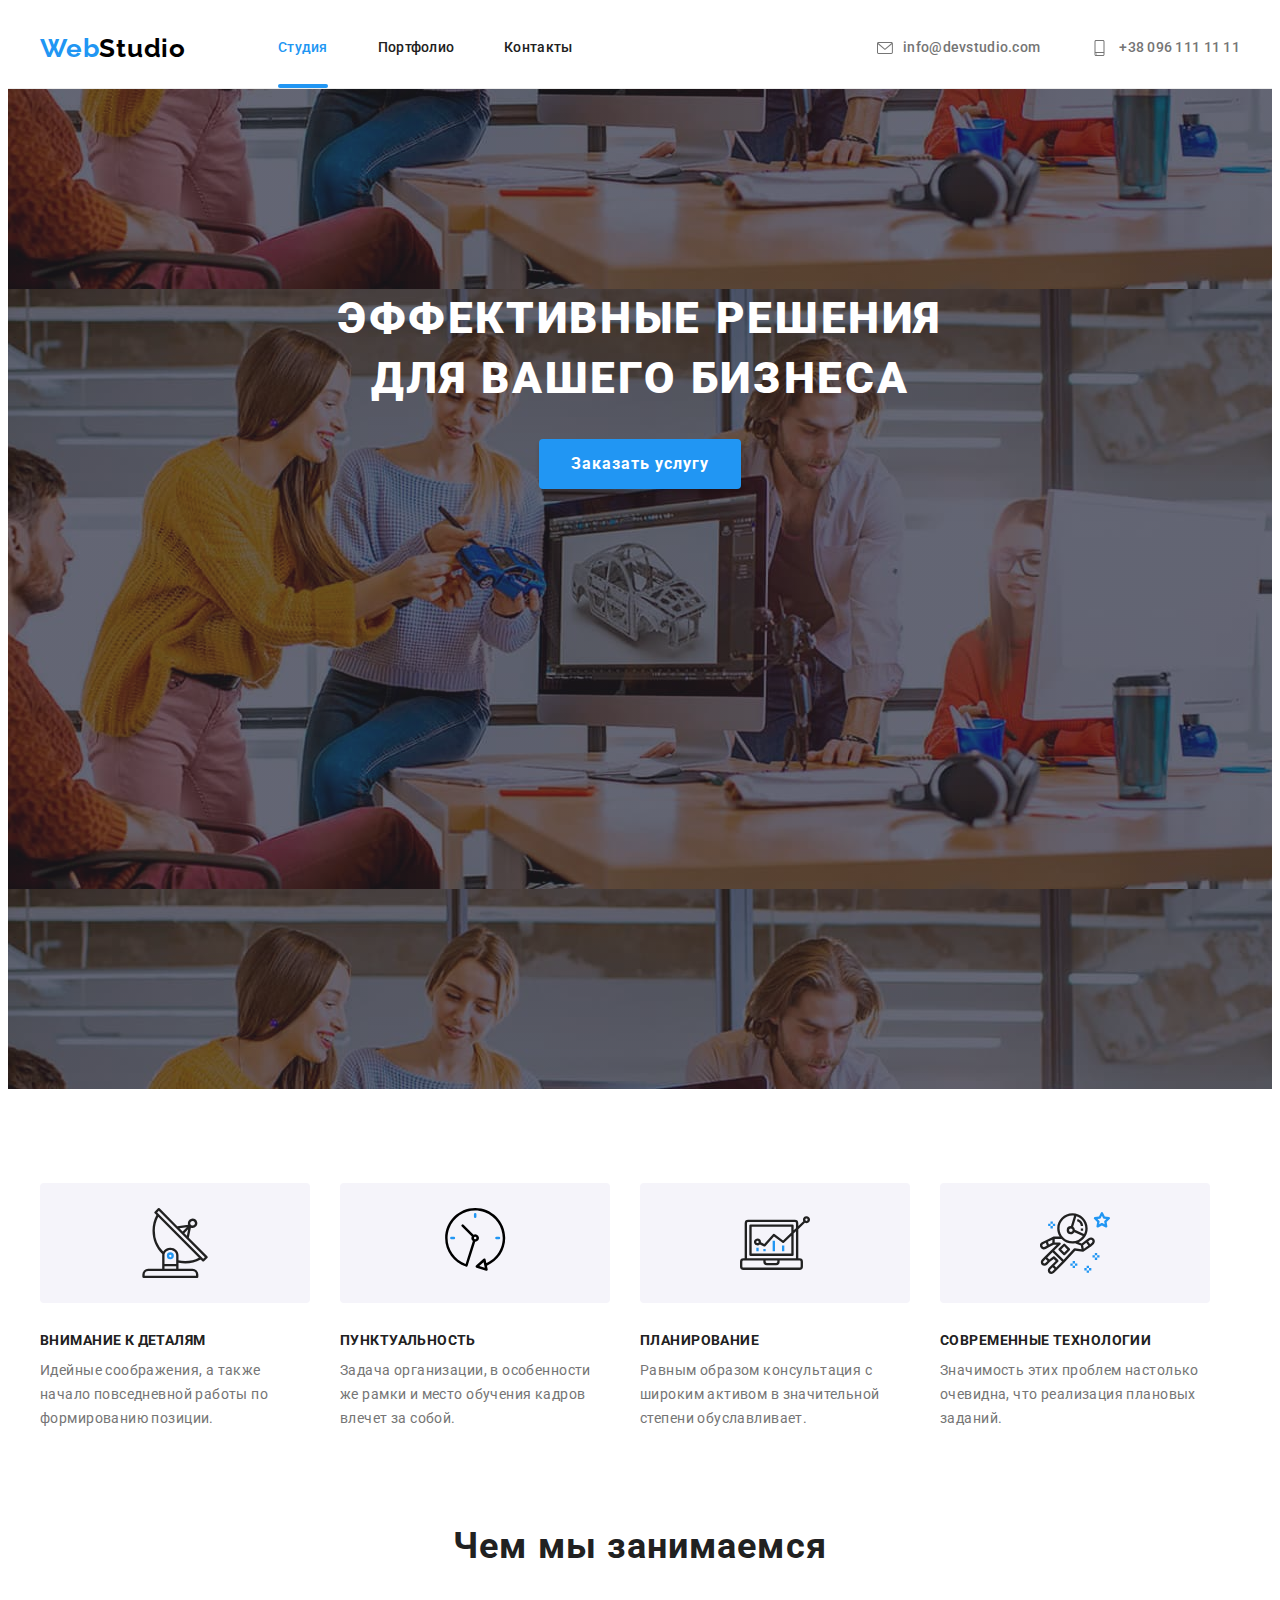
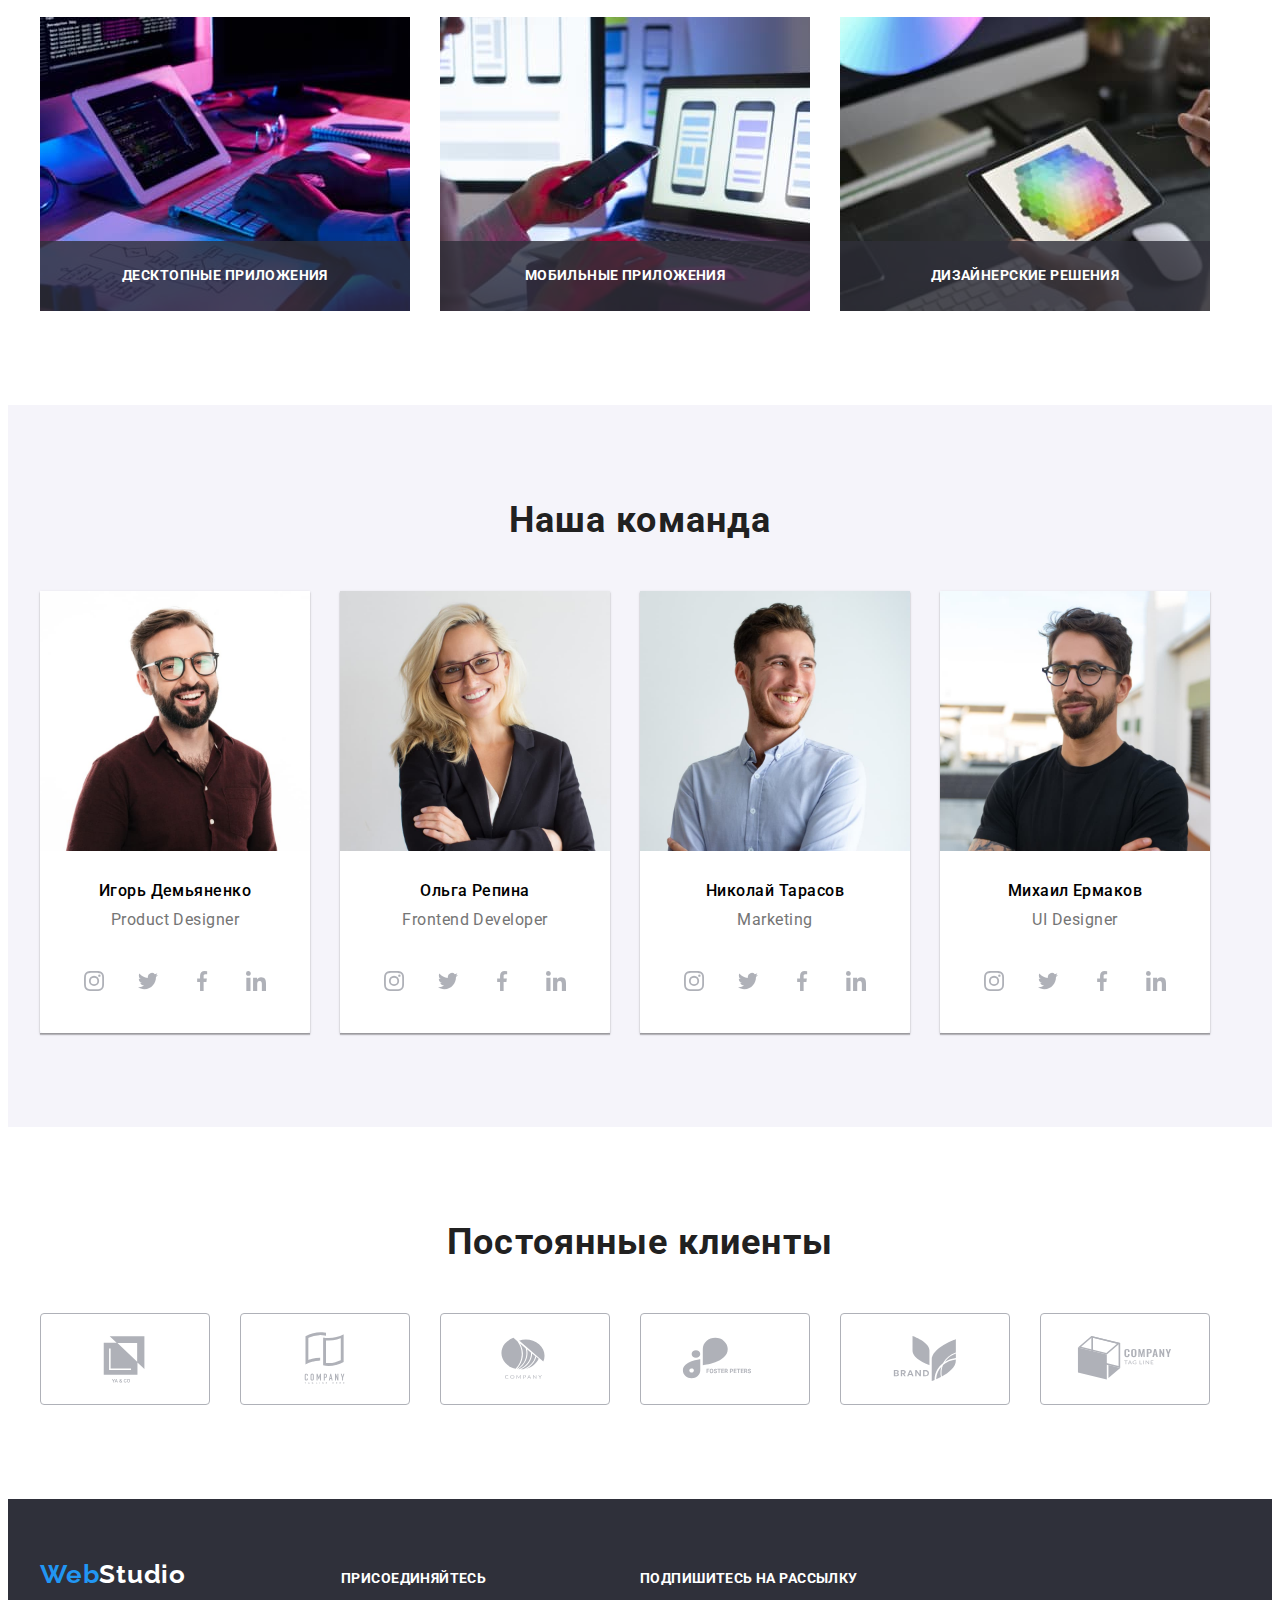
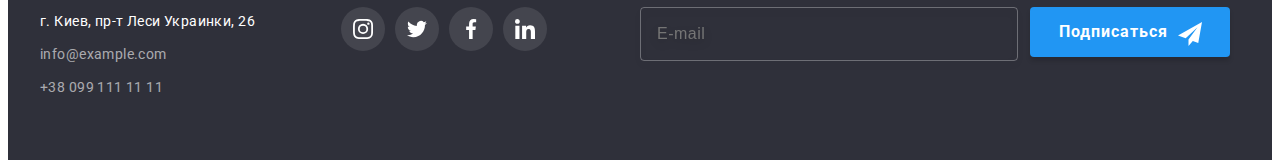
<file: index.html>
<!DOCTYPE html>
<html lang="ru">
  <head>
    <meta charset="UTF-8" />
    <meta http-equiv="X-UA-Compatible" content="IE=edge" />
    <meta name="viewport" content="width=device-width, initial-scale=1.0" />
    <title>Студия</title>
    <link rel="preconnect" href="https://fonts.googleapis.com" />
    <link rel="preconnect" href="https://fonts.gstatic.com" crossorigin />
    <link
      href="https://fonts.googleapis.com/css2?family=Raleway:wght@700&family=Roboto:wght@400;500;700;900&display=swap"
      rel="stylesheet"
    />
    <link
      rel="stylesheet"
      href="https://cdnjs.cloudflare.com/ajax/libs/modern-normalize/1.1.0/modern-normalize.min.css"
      integrity="sha512-wpPYUAdjBVSE4KJnH1VR1HeZfpl1ub8YT/NKx4PuQ5NmX2tKuGu6U/JRp5y+Y8XG2tV+wKQpNHVUX03MfMFn9Q=="
      crossorigin="anonymous"
      referrerpolicy="no-referrer"
    />
    <link rel="stylesheet" href="css/main.min.css" />
  </head>

  <body>
    <!-- header-->
    <header>
      <section class="header">
        <div class="container container-header">
          <a href="./index.html" class="logo header-logo">Web<span class="logo__item--dark">Studio</span></a>
          <nav class="navigavion">
            <ul class="menu-list list">
              <li class="menu-list__item studio">
                <a href="./index.html" class="menu-list__link current">Студия</a>
              </li>
              <li class="menu-list__item portfolio">
                <a href="./portfolio.html" class="menu-list__link">Портфолио</a>
              </li>
              <li class="menu-list__item contacts">
                <a href="./index.html" class="menu-list__link">Контакты</a>
              </li>
            </ul>
          </nav>
          <ul class="contacts list">
            <li class="contacts__item">
              <a href="mailto:info@devstudio.com" class="contacts__link">
                <svg class="contacts__icon" width="16" height="12">
                  <use href="./images/icons.svg#icon-envelope"></use></svg
                >info@devstudio.com</a
              >
            </li>
            <li class="contacts__item">
              <a href="tel:+380961111111" class="contacts__link">
                <svg class="contacts__icon" width="19" height="16">
                  <use href="./images/icons.svg#icon-smartphone"></use></svg
                >+38 096 111 11 11</a
              >
            </li>
          </ul>
        </div>
      </section>
    </header>
    <!--main content-->
    <main>
      <section class="hero">
        <div class="container">
          <h1 class="hero__title">Эффективные решения для вашего бизнеса</h1>
          <button type="button" class="hero__button main-button" data-modal-open>
            Заказать услугу
          </button>
        </div>
      </section>
      <section class="advantages section">
        <h2 class="visually-hidden">About us</h2>
        <div class="container">
          <ul class="advantages-list list">
            <li class="advantages-list__item">
              <div class="advantages-list__card">
                <svg class="advantages-list__icon" width="70" height="70">
                  <use href="./images/icons.svg#icon-antenna"></use>
                </svg>
              </div>
              <h3 class="advantages-list__title">Внимание к деталям</h3>
              <p class="advantages-list__description">
                Идейные соображения, а также начало повседневной работы по формированию позиции.
              </p>
            </li>
            <li class="advantages-list__item">
              <div class="advantages-list__card">
                <svg class="advantages-list__icon" width="70" height="70">
                  <use href="./images/icons.svg#icon-clock"></use>
                </svg>
              </div>
              <h3 class="advantages-list__title">Пунктуальность</h3>
              <p class="advantages-list__description">
                Задача организации, в особенности же рамки и место обучения кадров влечет за собой.
              </p>
            </li>
            <li class="advantages-list__item">
              <div class="advantages-list__card">
                <svg class="advantages-list__icon" width="70" height="70">
                  <use href="./images/icons.svg#icon-diagram"></use>
                </svg>
              </div>
              <h3 class="advantages-list__title">Планирование</h3>
              <p class="advantages-list__description">
                Равным образом консультация с широким активом в значительной степени обуславливает.
              </p>
            </li>
            <li class="advantages-list__item">
              <div class="advantages-list__card">
                <svg class="advantages-list__icon" width="70" height="70">
                  <use href="./images/icons.svg#icon-astronaut"></use>
                </svg>
              </div>
              <h3 class="advantages-list__title">Современные технологии</h3>
              <p class="advantages-list__description">
                Значимость этих проблем настолько очевидна, что реализация плановых заданий.
              </p>
            </li>
          </ul>
        </div>
      </section>
      <!-- Чем мы занимаемся section-->
      <section class="service section">
        <div class="container">
          <h2 class="service__title title">Чем мы занимаемся</h2>
          <ul class="service-list list">
            <li class="service-list__item">
              <a href=""
                ><img src="./images/box1.jpg" alt="IT пишет код" width="370" height="294"
              /></a>
              <div class="service-list__container">
                <h3 class="service-list__title">Десктопные приложения</h3>
              </div>
            </li>
            <li class="service-list__item">
              <a href=""
                ><img
                  src="./images/box2.jpg"
                  alt=" человек работает с телефоном и лептопом"
                  width="370"
                  height="294"
              /></a>
              <div class="service-list__container">
                <h3 class="service-list__title">Мобильные приложения</h3>
              </div>
            </li>
            <li class="service-list__item">
              <a href=""
                ><img
                  src="./images/box3.jpg"
                  alt="человек работает с планшетом"
                  width="370"
                  height="294"
              /></a>
              <div class="service-list__container">
                <h3 class="service-list__title">Дизайнерские решения</h3>
              </div>
            </li>
          </ul>
        </div>
      </section>

      <!--our team section-->
      <section class="team section">
        <div class="container">
          <h2 class="team__title title">Наша команда</h2>
          <ul class="member-list list">
            <li class="member-list__item">
              <img src="./images/img-1.jpg" alt="фото Ігоря" width="270" height="260" />
              <div class="member-list__container">
                <h3 class="member-list__title">Игорь Демьяненко</h3>
                <p class="member-list__description">Product Designer</p>
                <ul class="soc-networking list">
                  <li class="soc-networking__item">
                    <a href="" class="soc-networking__link soc-networking__link--light">
                      <svg class="soc-networking__icon" width="20" height="20">
                        <use href="./images/icons.svg#icon-instagram"></use>
                      </svg>
                    </a>
                  </li>
                  <li class="soc-networking__item">
                    <a href="" class="soc-networking__link">
                      <svg class="soc-networking__icon" width="20" height="20">
                        <use href="./images/icons.svg#icon-twitter"></use>
                      </svg>
                    </a>
                  </li>
                  <li class="soc-networking__item">
                    <a href="" class="soc-networking__link">
                      <svg class="soc-networking__icon" width="20" height="20">
                        <use href="./images/icons.svg#icon-facebook"></use>
                      </svg>
                    </a>
                  </li>
                  <li class="soc-networking__item">
                    <a href="" class="soc-networking__link">
                      <svg class="soc-networking__icon" width="20" height="20">
                        <use href="./images/icons.svg#icon-linkedin"></use>
                      </svg>
                    </a>
                  </li>
                </ul>
              </div>
            </li>
            <li class="member-list__item">
              <img src="./images/img-2.jpg" alt="фото Ольги" width="270" height="260" />
              <div class="member-list__container">
                <h3 class="member-list__title">Ольга Репина</h3>
                <p class="member-list__description">Frontend Developer</p>
                <ul class="soc-networking list">
                  <li class="soc-networking__item">
                    <a href="" class="soc-networking__link">
                      <svg class="soc-networking__icon" width="20" height="20">
                        <use href="./images/icons.svg#icon-instagram"></use>
                      </svg>
                    </a>
                  </li>
                  <li class="soc-networking__item">
                    <a href="" class="soc-networking__link">
                      <svg class="soc-networking__icon" width="20" height="20">
                        <use href="./images/icons.svg#icon-twitter"></use>
                      </svg>
                    </a>
                  </li>
                  <li class="soc-networking__item">
                    <a href="" class="soc-networking__link">
                      <svg class="soc-networking__icon" width="20" height="20">
                        <use href="./images/icons.svg#icon-facebook"></use>
                      </svg>
                    </a>
                  </li>
                  <li class="soc-networking__item">
                    <a href=" " class="soc-networking__link">
                      <svg class="soc-networking__icon" width="20" height="20">
                        <use href="./images/icons.svg#icon-linkedin"></use>
                      </svg>
                    </a>
                  </li>
                </ul>
              </div>
            </li>
            <li class="member-list__item">
              <img src="./images/img-3.jpg" alt="фото Николая" width="270" height="260" />
              <div class="member-list__container">
                <h3 class="member-list__title">Николай Тарасов</h3>
                <p class="member-list__description">Marketing</p>
                <ul class="soc-networking list">
                  <li class="soc-networking__item">
                    <a href="" class="soc-networking__link">
                      <svg class="soc-networking__icon" width="20" height="20">
                        <use href="./images/icons.svg#icon-instagram"></use>
                      </svg>
                    </a>
                  </li>
                  <li class="soc-networking__item">
                    <a href="" class="soc-networking__link">
                      <svg class="soc-networking__icon" width="20" height="20">
                        <use href="./images/icons.svg#icon-twitter"></use>
                      </svg>
                    </a>
                  </li>
                  <li class="soc-networking__item">
                    <a href="" class="soc-networking__link">
                      <svg class="soc-networking__icon" width="20" height="20">
                        <use href="./images/icons.svg#icon-facebook"></use>
                      </svg>
                    </a>
                  </li>
                  <li class="soc-networking__item">
                    <a href="" class="soc-networking__link">
                      <svg class="soc-networking__icon" width="20" height="20">
                        <use href="./images/icons.svg#icon-linkedin"></use>
                      </svg>
                    </a>
                  </li>
                </ul>
              </div>
            </li>
            <li class="member-list__item">
              <img src="./images/img-4.jpg" alt="фото Михаила " width="270" height="260" />
              <div class="member-list__container">
                <h3 class="member-list__title">Михаил Ермаков</h3>
                <p class="member-list__description">UI Designer</p>
                <ul class="soc-networking list">
                  <li class="soc-networking__item">
                    <a href="" class="soc-networking__link">
                      <svg class="soc-networking__icon" width="20" height="20">
                        <use href="./images/icons.svg#icon-instagram"></use>
                      </svg>
                    </a>
                  </li>
                  <li class="soc-networking__item">
                    <a href="" class="soc-networking__link">
                      <svg class="soc-networking__icon" width="20" height="20">
                        <use href="./images/icons.svg#icon-twitter"></use>
                      </svg>
                    </a>
                  </li>
                  <li class="soc-networking__item">
                    <a href="" class="soc-networking__link">
                      <svg class="soc-networking__icon" width="20" height="20">
                        <use href="./images/icons.svg#icon-facebook"></use>
                      </svg>
                    </a>
                  </li>
                  <li class="soc-networking__item">
                    <a href="" class="soc-networking__link">
                      <svg class="soc-networking__icon" width="20" height="20">
                        <use href="./images/icons.svg#icon-linkedin"></use>
                      </svg>
                    </a>
                  </li>
                </ul>
              </div>
            </li>
          </ul>
        </div>
      </section>

      <!-- section our clients -->
      <section class="clients section">
        <div class="container">
          <h2 class="clients__title title">Постоянные клиенты</h2>
          <ul class="client-list list">
            <li class="client-list__item">
              <a href="" class="client-list__link">
                <svg class="client-list__icon" width="106" height="60">
                  <use href="./images/icons.svg#icon-Logo"></use>
                </svg>
              </a>
            </li>
            <li class="client-list__item">
              <a href="" class="client-list__link">
                <svg class="client-list__icon" width="106" height="60">
                  <use href="./images/icons.svg#icon-Logo-2"></use>
                </svg>
              </a>
            </li>
            <li class="client-list__item">
              <a href="" class="client-list__link">
                <svg class="client-list__icon" width="106" height="60">
                  <use href="./images/icons.svg#icon-Logo-3"></use>
                </svg>
              </a>
            </li>
            <li class="client-list__item">
              <a href="" class="client-list__link">
                <svg class="client-list__icon" width="106" height="60">
                  <use href="./images/icons.svg#icon-Logo-4"></use>
                </svg>
              </a>
            </li>
            <li class="client-list__item">
              <a href="" class="client-list__link">
                <svg class="client-list__icon" width="106" height="60">
                  <use href="./images/icons.svg#icon-Logo-5"></use>
                </svg>
              </a>
            </li>
            <li class="client-list__item">
              <a href="" class="client-list__link">
                <svg class="client-list__icon" width="106" height="60">
                  <use href="./images/icons.svg#icon-Logo-6"></use>
                </svg>
              </a>
            </li>
          </ul>
        </div>
      </section>
    </main>

    <!--footer section-->
    <footer class="footer">
      <section class="section-footer">
        <div class="container-footer container">
          <div class="address-wrap">
            <a href="./index.html" class="logo">Web<span class="logo__item--light">Studio</span></a>
            <address class="address">
              <ul class="address-list list">
                <li class="address-list__item">
                  <a
                    href="https://goo.gl/maps/48jCdX3Z41KDSHPe8"
                    target="_blank"
                    rel="noopener noreferrer"
                    class="address-list__link"
                    >г. Киев, пр-т Леси Украинки, 26</a
                  >
                </li>
                <li class="address-list__item">
                  <a href="mailto:info@example.com" class="address-list__contact"
                    >info@example.com</a
                  >
                </li>
                <li class="address-list__item">
                  <a href="tel:+380991111111" class="address-list__contact">+38 099 111 11 11</a>
                </li>
              </ul>
            </address>
          </div>
          <div class="soc-networking-footer">
            <h3 class="soc-networking-footer__title title-footer">присоединяйтесь</h3>
            <ul class="soc-networking list">
              <li class="soc-networking__item">
                <a href="" class="soc-networking__link soc-networking__link--dark">
                  <svg
                    class="soc-networking__icon soc-networking__icon--light"
                    width="20"
                    height="20"
                  >
                    <use href="./images/icons.svg#icon-instagram"></use>
                  </svg>
                </a>
              </li>
              <li class="soc-networking__item">
                <a href="" class="soc-networking__link soc-networking__link--dark">
                  <svg
                    class="soc-networking__icon soc-networking__icon--light"
                    width="20"
                    height="20"
                  >
                    <use href="./images/icons.svg#icon-twitter"></use>
                  </svg>
                </a>
              </li>
              <li class="soc-networking__item">
                <a href="" class="soc-networking__link soc-networking__link--dark">
                  <svg
                    class="soc-networking__icon soc-networking__icon--light"
                    width="20"
                    height="20"
                  >
                    <use href="./images/icons.svg#icon-facebook"></use>
                  </svg>
                </a>
              </li>
              <li class="soc-networking__item">
                <a href="" class="soc-networking__link soc-networking__link--dark">
                  <svg
                    class="soc-networking__icon soc-networking__icon--light"
                    width="20"
                    height="20"
                  >
                    <use href="./images/icons.svg#icon-linkedin"></use>
                  </svg>
                </a>
              </li>
            </ul>
          </div>

          <div class="subscribtion">
            <h3 class="subscribtion__title title-footer">Подпишитесь на рассылку</h3>
            <form class="subscription__form">
              <div class="subscription__container">
                <input
                  type="email"
                  name="subscription"
                  id="subscription-email"
                  placeholder="E-mail "
                  class="subscription__input"
                />
                <label for="subscription-email" class="subscription__label"></label>
              </div>
              <div class="subscription__wrap">
                <button type="submit" class="subscription__button main-button">Подписаться</button>
                <svg class="subscription__icon" width="24" height="24">
                  <use href="./images/icons.svg#icon-send"></use>
                </svg>
              </div>
            </form>
          </div>
        </div>
      </section>
    </footer>

    <!-- MODAL -->
    <div class="backdrop is-hidden" data-modal>
      <div class="modal">
        <button type="button" class="close-btn" data-modal-close>
          <svg class="close-btn__icon" width="18" height="18">
            <use href="./images/icons.svg#icon-close-btn"></use>
          </svg>
        </button>
        <p class="modal__title">Оставьте свои данные, мы вам перезвоним</p>
        <form>
          <div class="modal__field">
            <label class="modal__label" for="user-name">Имя</label>
            <div class="modal__wrap">
              <input
                type="text"
                class="modal__input"
                name="user-name"
                required
                minlength="2"
                id="user-name"
                autocomplete="off"
              />
              <svg class="modal__icon" width="18" height="18">
                <use href="./images/icons.svg#icon-person-18dp"></use>
              </svg>
            </div>
          </div>
          <div class="modal__field">
            <label class="modal__label" for="user-tel">Телефон</label>
            <div class="modal__wrap">
              <input
                type="tel"
                class="modal__input"
                name="user-tel"
                id="user-tel"
                required
                autocomplete="off"
              />
              <svg class="modal__icon" width="18" height="18">
                <use href="./images/icons.svg#icon-phone-18dp"></use>
              </svg>
            </div>
          </div>
          <div class="modal__field">
            <label class="modal__label" for="user-email">Почта</label>
            <div class="modal__wrap">
              <input
                type="email"
                class="modal__input"
                name="user-email"
                id="user-email"
                required
                autocomplete="off"
              />
              <svg class="modal__icon" width="18" height="18">
                <use href="./images/icons.svg#icon-email-18dp"></use>
              </svg>
            </div>
          </div>
          <div class="modal__field">
            <label class="modal__label" for="comment">Комментарий</label>
            <textarea
              class="modal__comment"
              name="comment"
              id="comment"
              placeholder="Введите текст"
            ></textarea>
          </div>
          <div class="modal__checkbox">
            <input
              type="checkbox"
              class="checkbox__input visually-hidden"
              name="policy"
              value="policy"
              id="check-input"
              required
            />
            <label for="check-input" class="checkbox__label">
              <span>
                <svg class="checkbox__icon" width="16" height="15">
                  <use href="./images/icons.svg#icon-check"></use>
                </svg>
              </span>
              Соглашаюсь с рассылкой и принимаю&#160;
              <a href="" class="checkbox__policy-link">Условия договора</a></label
            >
          </div>
          <div class="submit">
            <button type="submit" class="submit__btn main-button">Отправить</button>
          </div>
        </form>
      </div>
    </div>
    <script src="./js/modal.js"></script>
  </body>
</html>
</file>
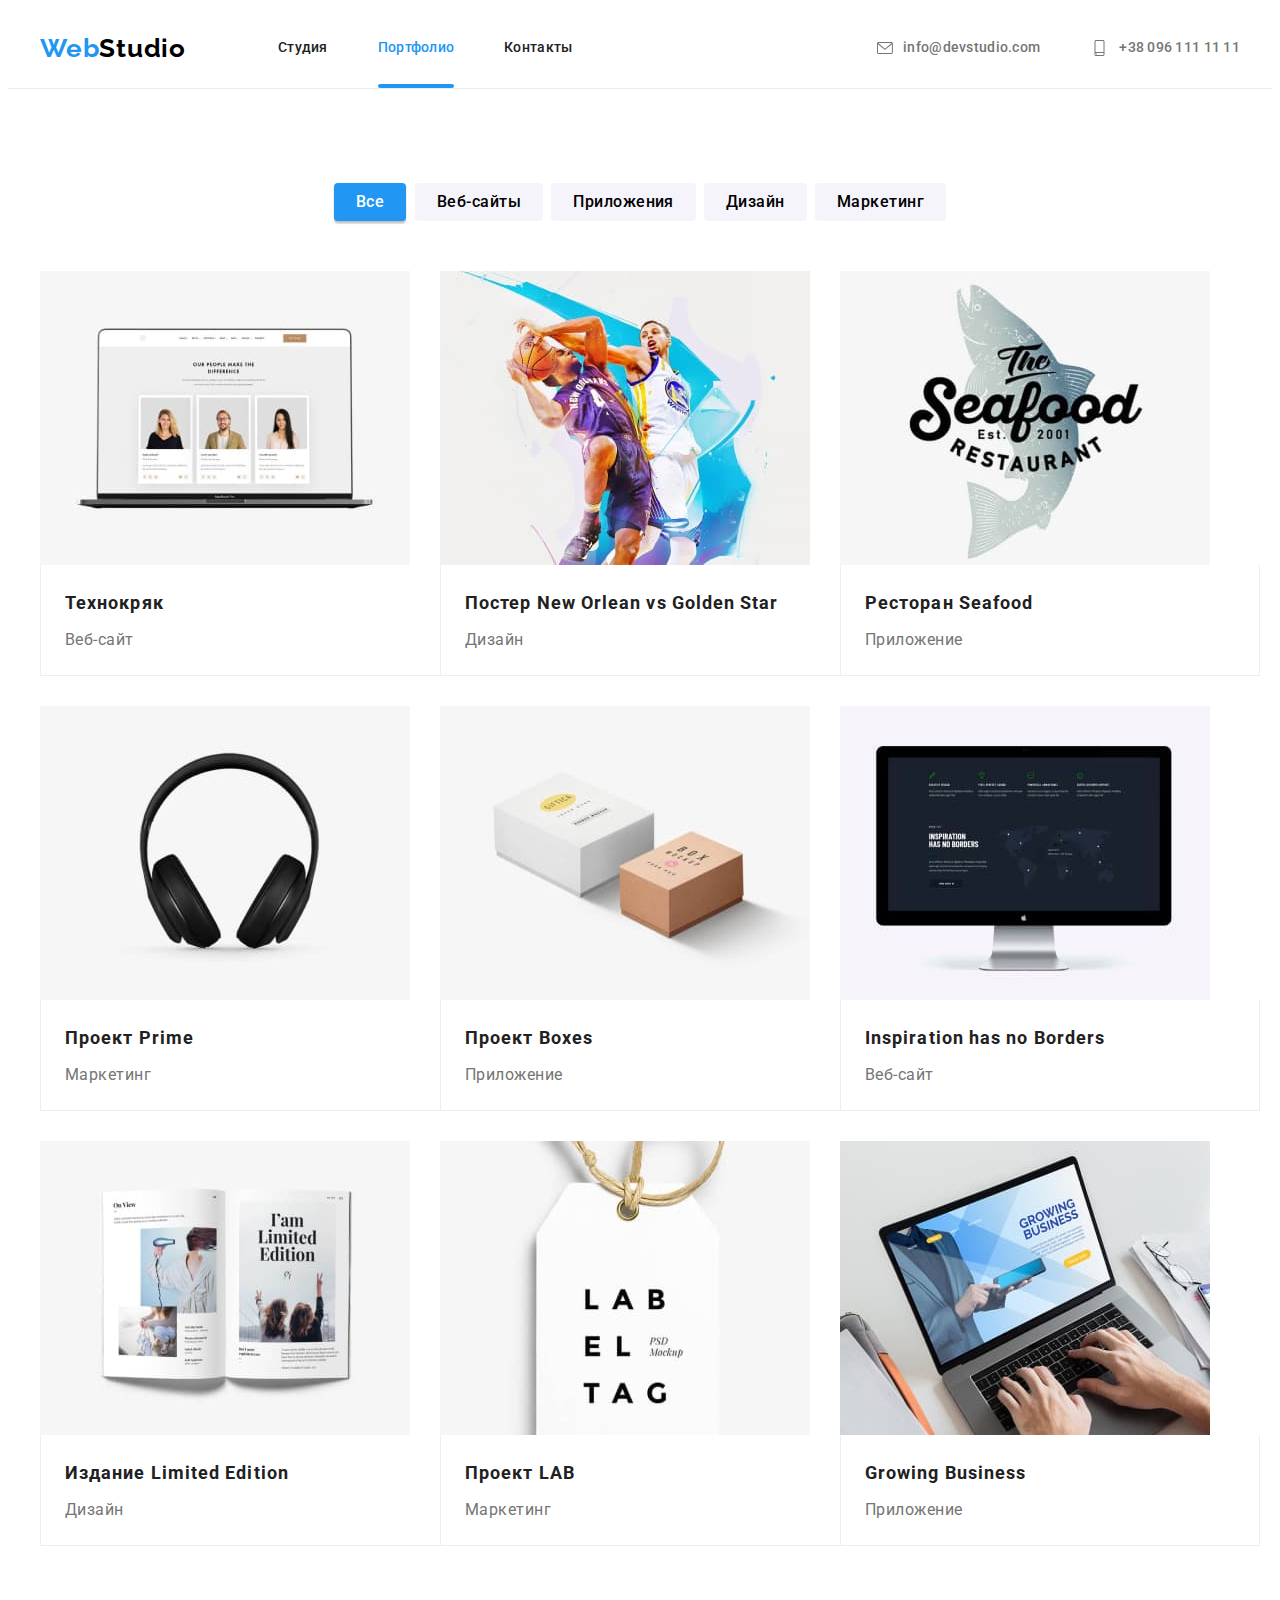
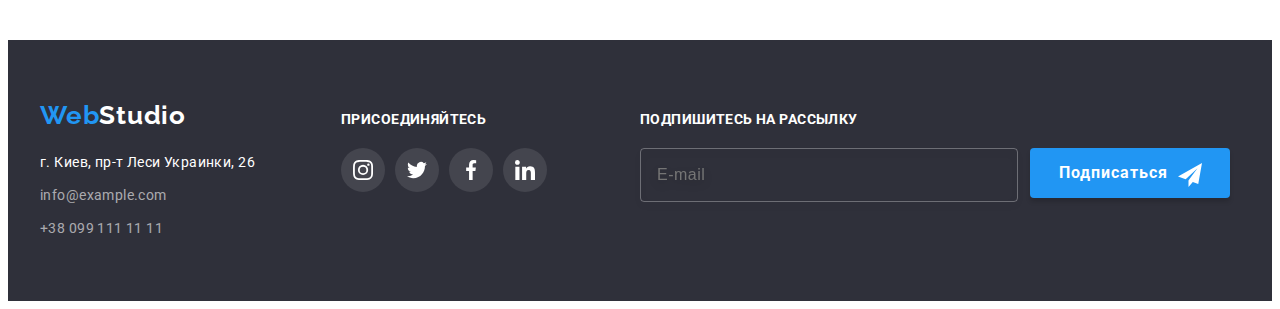
<file: portfolio.html>
<!DOCTYPE html>
<html lang="ru">
  <head>
    <meta charset="UTF-8" />
    <meta http-equiv="X-UA-Compatible" content="IE=edge" />
    <meta name="viewport" content="width=device-width, initial-scale=1.0" />
    <title>Портфолио</title>
    <link rel="preconnect" href="https://fonts.googleapis.com" />
    <link rel="preconnect" href="https://fonts.gstatic.com" crossorigin />
    <link
      href="https://fonts.googleapis.com/css2?family=Montserrat:wght@400;700&family=Raleway:wght@700&family=Roboto:wght@400;500;700;900&display=swap"
      rel="stylesheet"
    />
    <link
      rel="stylesheet"
      href="https://cdnjs.cloudflare.com/ajax/libs/modern-normalize/1.1.0/modern-normalize.min.css"
      integrity="sha512-wpPYUAdjBVSE4KJnH1VR1HeZfpl1ub8YT/NKx4PuQ5NmX2tKuGu6U/JRp5y+Y8XG2tV+wKQpNHVUX03MfMFn9Q=="
      crossorigin="anonymous"
      referrerpolicy="no-referrer"
    />
    <link rel="stylesheet" href="css/main.min.css" />
  </head>

  <body>
    <!--header-->
    <header>
      <section class="header">
        <div class="container container-header">
          <a href="./index.html" class="logo header-logo">Web<span class="logo__item--dark">Studio</span></a>
          <nav class="navigavion">
            <ul class="menu-list list">
              <li class="menu-list__item studio">
                <a href="./index.html" class="menu-list__link">Студия</a>
              </li>
              <li class="menu-list__item portfolio">
                <a href="./portfolio.html" class="menu-list__link current">Портфолио</a>
              </li>
              <li class="menu-list__item contacts">
                <a href="/" class="menu-list__link">Контакты</a>
              </li>
            </ul>
          </nav>
          <ul class="contacts list">
            <li class="contacts__item">
              <a href="mailto:info@devstudio.com" class="contacts__link">
                <svg class="contacts__icon" width="16" height="12">
                  <use href="./images/icons.svg#icon-envelope"></use></svg
                >info@devstudio.com</a
              >
            </li>
            <li class="contacts__item">
              <a href="tel:+380961111111" class="contacts__link">
                <svg class="contacts__icon" width="19" height="16">
                  <use href="./images/icons.svg#icon-smartphone"></use></svg
                >+38 096 111 11 11</a
              >
            </li>
          </ul>
        </div>
      </section>
    </header>

    <!-- main -->
    <main>
      <section class="filters section">
        <h1 class="visually-hidden">Наши работы</h1>
        <h2 class="visually-hidden">Фильтр</h2>
        <div class="container">
          <ul class="filter list">
            <li class="filter__item">
              <button type="button" class="filter__button filter__button--current">Все</button>
            </li>
            <li class="filter__item">
              <button type="button" class="filter__button">Веб-сайты</button>
            </li>
            <li class="filter__item">
              <button type="button" class="filter__button">Приложения</button>
            </li>
            <li class="filter__item">
              <button type="button" class="filter__button">Дизайн</button>
            </li>
            <li class="filter__item">
              <button type="button" class="filter__button">Маркетинг</button>
            </li>
          </ul>
          <ul class="card-list list">
            <li class="card-list__item">
              <a href="" class="card-list__link">
                <div class="card-list__wrap">
                  <img src="./images/p1.jpg" alt="Пример веб-сайта" width="370" height="294" />
                  <p class="card-list__description">
                    Ресурс предлагает комплексные предложения с разным уровнем функционала и
                    сервисов. Все это позволит посетителю получить исчерпывающие сведения o компании
                    или частном лице.
                  </p>
                </div>
                <div class="card-list__title-wrap">
                  <h3 class="card-list__title">Технокряк</h3>
                  <p class="card-list__subtitle">Веб-сайт</p>
                </div>
              </a>
            </li>
            <li class="card-list__item">
              <a href="" class="card-list__link">
                <div class="card-list__wrap">
                  <img
                    src="./images/p2.jpg"
                    alt="Постер c бейсболистами"
                    width="370"
                    height="294"
                  />
                  <p class="card-list__description">
                    Ресурс предлагает комплексные предложения с разным уровнем функционала и
                    сервисов. Все это позволит посетителю получить исчерпывающие сведения o компании
                    или частном лице.
                  </p>
                </div>
                <div class="card-list__title-wrap">
                  <h3 class="card-list__title">Постер New Orlean vs Golden Star</h3>
                  <p class="card-list__subtitle">Дизайн</p>
                </div>
              </a>
            </li>
            <li class="card-list__item">
              <a href="" class="card-list__link">
                <div class="card-list__wrap">
                  <img src="./images/p3.jpg" alt="Эмблема ресторана" width="370" height="294" />
                  <p class="card-list__description">
                    Ресурс предлагает комплексные предложения с разным уровнем функционала и
                    сервисов. Все это позволит посетителю получить исчерпывающие сведения o компании
                    или частном лице.
                  </p>
                </div>
                <div class="card-list__title-wrap">
                  <h3 class="card-list__title">Ресторан Seafood</h3>
                  <p class="card-list__subtitle">Приложение</p>
                </div>
              </a>
            </li>
            <li class="card-list__item">
              <a href="" class="card-list__link">
                <div class="card-list__wrap">
                  <img src="./images/p4.jpg" alt="Наушники" width="370" height="294" />
                  <p class="card-list__description">
                    Ресурс предлагает комплексные предложения с разным уровнем функционала и
                    сервисов. Все это позволит посетителю получить исчерпывающие сведения o компании
                    или частном лице.
                  </p>
                </div>
                <div class="card-list__title-wrap">
                  <h3 class="card-list__title">Проект Prime</h3>
                  <p class="card-list__subtitle">Маркетинг</p>
                </div>
              </a>
            </li>
            <li class="card-list__item">
              <a href="" class="card-list__link">
                <div class="card-list__wrap">
                  <img src="./images/p5.jpg" alt="две коробочки" width="370" height="294" />
                  <p class="card-list__description">
                    Ресурс предлагает комплексные предложения с разным уровнем функционала и
                    сервисов. Все это позволит посетителю получить исчерпывающие сведения o компании
                    или частном лице.
                  </p>
                </div>
                <div class="card-list__title-wrap">
                  <h3 class="card-list__title">Проект Boxes</h3>
                  <p class="card-list__subtitle">Приложение</p>
                </div>
              </a>
            </li>
            <li class="card-list__item">
              <a href="" class="card-list__link">
                <div class="card-list__wrap">
                  <img
                    src="./images/p6.jpg"
                    alt="Пример веб-сайт компании"
                    width="370"
                    height="294"
                  />
                  <p class="card-list__description">
                    Ресурс предлагает комплексные предложения с разным уровнем функционала и
                    сервисов. Все это позволит посетителю получить исчерпывающие сведения o компании
                    или частном лице.
                  </p>
                </div>
                <div class="card-list__title-wrap">
                  <h3 class="card-list__title">Inspiration has no Borders</h3>
                  <p class="card-list__subtitle">Веб-сайт</p>
                </div>
              </a>
            </li>
            <li class="card-list__item">
              <a href="" class="card-list__link">
                <div class="card-list__wrap">
                  <img src="./images/p7.jpg" alt="Открытая книга" width="370" height="294" />
                  <p class="card-list__description">
                    Ресурс предлагает комплексные предложения с разным уровнем функционала и
                    сервисов. Все это позволит посетителю получить исчерпывающие сведения o компании
                    или частном лице.
                  </p>
                </div>
                <div class="card-list__title-wrap">
                  <h3 class="card-list__title">Издание Limited Edition</h3>
                  <p class="card-list__subtitle">Дизайн</p>
                </div>
              </a>
            </li>
            <li class="card-list__item">
              <a href="" class="card-list__link">
                <div class="card-list__wrap">
                  <img src="./images/p8.jpg" alt="этикетка" width="370" height="294" />
                  <p class="card-list__description">
                    Ресурс предлагает комплексные предложения с разным уровнем функционала и
                    сервисов. Все это позволит посетителю получить исчерпывающие сведения o компании
                    или частном лице.
                  </p>
                </div>
                <div class="card-list__title-wrap">
                  <h3 class="card-list__title">Проект LAB</h3>
                  <p class="card-list__subtitle">Маркетинг</p>
                </div>
              </a>
            </li>
            <li class="card-list__item">
              <a href="" class="card-list__link">
                <div class="card-list__wrap">
                  <img src="./images/p9.jpg" alt="приложение компании" width="370" height="294" />
                  <p class="card-list__description">
                    Ресурс предлагает комплексные предложения с разным уровнем функционала и
                    сервисов. Все это позволит посетителю получить исчерпывающие сведения o компании
                    или частном лице.
                  </p>
                </div>
                <div class="card-list__title-wrap">
                  <h3 class="card-list__title">Growing Business</h3>
                  <p class="card-list__subtitle">Приложение</p>
                </div>
              </a>
            </li>
          </ul>
        </div>
      </section>
    </main>

    <!--footer section-->
    <footer class="footer">
      <section class="section-footer">
        <div class="container-footer container">
          <div class="address-wrap">
            <a href="./index.html" class="logo">Web<span class="logo__item--light">Studio</span></a>
            <address class="address">
              <ul class="address-list list">
                <li class="address-list__item">
                  <a
                    href="https://goo.gl/maps/48jCdX3Z41KDSHPe8"
                    target="_blank"
                    rel="noopener noreferrer"
                    class="address-list__link"
                    >г. Киев, пр-т Леси Украинки, 26</a
                  >
                </li>
                <li class="address-list__item">
                  <a href="mailto:info@example.com" class="address-list__contact"
                    >info@example.com</a
                  >
                </li>
                <li class="address-list__item">
                  <a href="tel:+380991111111" class="address-list__contact">+38 099 111 11 11</a>
                </li>
              </ul>
            </address>
          </div>
          <div class="soc-networking-footer">
            <h3 class="soc-networking-footer__title title-footer">присоединяйтесь</h3>
            <ul class="soc-networking list">
              <li class="soc-networking__item">
                <a href="" class="soc-networking__link soc-networking__link--dark">
                  <svg
                    class="soc-networking__icon soc-networking__icon--light"
                    width="20"
                    height="20"
                  >
                    <use href="./images/icons.svg#icon-instagram"></use>
                  </svg>
                </a>
              </li>
              <li class="soc-networking__item">
                <a href="" class="soc-networking__link soc-networking__link--dark">
                  <svg
                    class="soc-networking__icon soc-networking__icon--light"
                    width="20"
                    height="20"
                  >
                    <use href="./images/icons.svg#icon-twitter"></use>
                  </svg>
                </a>
              </li>
              <li class="soc-networking__item">
                <a href="" class="soc-networking__link soc-networking__link--dark">
                  <svg
                    class="soc-networking__icon soc-networking__icon--light"
                    width="20"
                    height="20"
                  >
                    <use href="./images/icons.svg#icon-facebook"></use>
                  </svg>
                </a>
              </li>
              <li class="soc-networking__item">
                <a href="" class="soc-networking__link soc-networking__link--dark">
                  <svg
                    class="soc-networking__icon soc-networking__icon--light"
                    width="20"
                    height="20"
                  >
                    <use href="./images/icons.svg#icon-linkedin"></use>
                  </svg>
                </a>
              </li>
            </ul>
          </div>
          <div class="subscribtion">
            <h3 class="subscribtion__title title-footer">Подпишитесь на рассылку</h3>
            <form class="subscription__form">
              <div class="subscription__container">
                <input
                  type="email"
                  name="subscription"
                  id="subscription-email"
                  placeholder="E-mail "
                  class="subscription__input"
                />
                <label for="subscription-email" class="subscription__label"></label>
              </div>
              <div class="subscription__wrap">
                <button type="submit" class="subscription__button main-button">Подписаться</button>
                <svg class="subscription__icon" width="24" height="24">
                  <use href="./images/icons.svg#icon-send"></use>
                </svg>
              </div>
            </form>
          </div>
        </div>
      </section>
    </footer>
  </body>
</html>
</file>
<file: css/main.min.css>
:root{--primary-text-color: #212121;--secondary-text-color: #757575;--color-accent: #2196f3;--color-light: #ffffff;--color-bg-dark: #2f303a;--color-bg-light: #f5f4fa;--transition-dur-tf: 250ms cubic-bezier(0.4, 0, 0.2, 1)}.visually-hidden{position:absolute;width:1px;height:1px;margin:-1px;border:0;padding:0;white-space:nowrap;clip-path:inset(100%);clip:rect(0 0 0 0);overflow:hidden}.close-btn,.modal__checkbox,.checkbox__label,.checkbox__label span,.container-header,.contacts__link,.advantages-list__card,.soc-networking__link{display:flex;align-items:center}h1,h2,h3,h4,h5,h6,p,ul{margin:0}ul{padding-left:0}img{display:block}body{font-family:Roboto, 'Open Sans', sans-serif}.list{list-style:none}.main-button{cursor:pointer;font-family:inherit;font-weight:700;font-size:16px;line-height:1.88;letter-spacing:0.06em;color:var(--color-light);min-width:200px;height:50px;background-color:var(--color-accent);box-shadow:0px 4px 4px rgba(0,0,0,0.15);border-radius:4px;border:none}.is-hidden{opacity:0;pointer-events:none;visibility:hidden}.main-button{cursor:pointer;font-family:inherit;font-weight:700;font-size:16px;line-height:1.88;letter-spacing:0.06em;color:var(--color-light);min-width:200px;height:50px;background-color:var(--color-accent);box-shadow:0px 4px 4px rgba(0,0,0,0.15);border-radius:4px;border:none}.title{margin-bottom:50px;color:var(--primary-text-color);font-weight:700;font-size:36px;line-height:1.17;letter-spacing:0.03em;text-align:center}.title-footer{margin-bottom:20px;font-weight:700;font-size:14px;line-height:1.14;letter-spacing:0.03em;text-transform:uppercase;color:var(--color-light)}.container{width:1200px;padding-left:15px;padding-right:15px;margin-left:auto;margin-right:auto}.logo{width:145px;display:block;text-decoration:none;font-family:Raleway, sans-serif;font-weight:700;font-size:26px;line-height:1.19;letter-spacing:0.03em;color:var(--color-accent)}.header-logo{margin-right:93px}.logo__item--dark{color:#000000}.logo__item--light{color:var(--color-light)}.backdrop{position:fixed;width:100%;height:100%;left:0px;top:0px;background-color:rgba(0,0,0,0.2);transition:opacity 400ms, visibility 400ms}.backdrop.is-hidden .modal{transform:scale(0.1) rotate(180deg)}.modal{position:absolute;top:50%;left:50%;transition:transform 250ms;transform:translate(-50%, -50%) scale(1) rotate(0deg);width:528px;height:581px;padding:40px;background:var(--color-light);box-shadow:0px 1px 3px rgba(0,0,0,0.12),0px 1px 1px rgba(0,0,0,0.14),0px 2px 1px rgba(0,0,0,0.2);border-radius:4px}.modal__field:not(:first-child){margin-top:10px}.close-btn{padding:0;position:absolute;top:8px;right:8px;width:30px;height:30px;background-color:var(--color-light);border:1px solid rgba(0,0,0,0.1);border-radius:50%;justify-content:center}.close-btn__icon{align-items:center;fill:#000000;transition:fill var(--transition-dur-tf)}.close-btn:hover .close-btn__icon,.close-btn:focus .close-btn__icon{fill:var(--color-accent)}.modal__title{margin-bottom:12px;font-weight:700;font-size:20px;line-height:1.15;text-align:center;letter-spacing:0.03em;color:var(--primary-text-color)}.modal__label{display:block;margin-bottom:4px;font-size:12px;line-height:1.17;letter-spacing:0.01em;color:var(--secondary-text-color)}.modal__input{width:100%;height:40px;border:1px solid rgba(33,33,33,0.2);box-sizing:border-box;border-radius:4px;padding-left:42px;font-size:12px;line-height:1.17;letter-spacing:0.01em;color:var(--primary-text-color);outline:none;transition:border-color var(--transition-dur-tf)}.modal__input::placeholder{font-size:12px;line-height:1.17;letter-spacing:0.01em;color:rgba(117,117,117,0.5)}.modal__input:focus{border-color:var(--color-accent)}.modal__wrap{position:relative}.modal__icon{position:absolute;top:50%;left:12px;transform:translateY(-50%);transition:fill var(--transition-dur-tf)}.modal__input:focus+.modal__icon{fill:var(--color-accent)}.modal__comment{width:448px;height:120px;padding:12px 16px;font-weight:400;font-size:12px;line-height:1.17;letter-spacing:0.01em;border:1px solid rgba(33,33,33,0.2);box-sizing:border-box;border-radius:4px;resize:none;outline:none}.modal__comment:focus{border-color:var(--color-accent)}.modal__checkbox{justify-content:center;margin-top:20px;margin-bottom:30px}.checkbox__label{font-size:14px;line-height:1.71;letter-spacing:0.03em;color:var(--secondary-text-color);transition:background-color var(--transition-dur-tf),border-color var(--transition-dur-tf)}.checkbox__icon{fill:transparent;transition:fill var(--transition-dur-tf)}.checkbox__input:checked+.checkbox__label span{background-color:var(--color-accent);border:none}.checkbox__input:focus+.checkbox__label span{border-color:var(--color-accent)}.checkbox__input:checked+.checkbox__label .checkbox__icon{fill:var(--color-light)}.checkbox__label span{width:16px;height:15px;border:2px solid var(--primary-text-color);border-radius:2px;margin-right:7px;justify-content:center;transition:border-color var(--transition-dur-tf)}.checkbox__policy-link{color:var(--color-accent)}.submit__btn{text-align:center;border:transparent;transition:background-color var(--transition-dur-tf),box-shadow var(--transition-dur-tf)}.submit__btn:hover,.submit__btn:focus{background-color:#188CE8;box-shadow:0px 4px 4px rgba(0,0,0,0.15)}.submit{display:flex;align-items:center;justify-content:center}.section{padding-top:94px;padding-bottom:94px}.section:nth-child(3){padding-top:0}.header{background-color:var(--color-light);border-bottom:1px solid #ececec}.menu-list{display:flex}.menu-list__link{position:relative;display:block;padding-top:32px;padding-bottom:32px;color:var(--primary-text-color);list-style:none;text-decoration:none;font-weight:500;font-size:14px;line-height:1.14;letter-spacing:0.02em;transition:color var(--transition-dur-tf)}.menu-list__link:hover,.menu-list__link:focus{color:var(--color-accent)}.menu-list__item{min-width:49px}.menu-list__item:not(:last-child){margin-right:50px}.menu-list__link.current{color:var(--color-accent)}.menu-list__link.current::after{content:'';position:absolute;display:block;width:100%;height:4px;border-radius:2px;margin-top:28px;background-color:var(--color-accent)}.contacts{display:flex;margin-left:auto}.contacts__item{min-width:122px}.contacts__item:not(:last-child){margin-right:50px}.contacts__link{text-decoration:none;color:var(--secondary-text-color);font-weight:500;font-size:14px;line-height:1.14;letter-spacing:0.02em;transition:color var(--transition-dur-tf)}.contacts__link:hover,.contacts__link:focus{color:var(--color-accent)}.contacts__icon{margin-right:10px;fill:currentColor}.hero{background-color:var(--color-bg-dark);text-align:center;padding:200px 0px;height:600px;max-width:1600px;margin-right:auto;margin-left:auto;background-image:linear-gradient(rgba(47,48,58,0.4), rgba(47,48,58,0.4)),url(../images/img-h-2.jpg);background-position:center}.hero__title{width:696px;margin-right:auto;margin-left:auto;margin-bottom:30px;color:var(--color-light);font-weight:900;font-size:44px;line-height:1.36;letter-spacing:0.06em;text-transform:uppercase;text-align:center}.hero__button{padding:10px 32px;text-align:center;transition:color var(--transition-dur-tf),background-color var(--transition-dur-tf)}.hero__button:hover,.hero__button:focus{background-color:var(--color-bg-light);color:var(--color-accent)}.advantages-list{display:flex;flex-wrap:wrap}.advantages{background-color:var(--color-light)}.advantages-list__item{width:270px}.advantages-list__item:not(:last-child){margin-right:30px}.advantages-list__card{width:270px;height:120px;margin-bottom:30px;background-color:#f5f4fa;border-radius:4px;justify-content:center}.advantages-list__title{margin-bottom:10px;color:var(--primary-text-color);font-weight:700;font-size:14px;line-height:1.14;letter-spacing:0.03em;text-transform:uppercase}.advantages-list__description{color:var(--secondary-text-color);font-size:14px;line-height:1.71;letter-spacing:0.03em}.service{background-color:var(--color-light)}.service-list{display:flex;flex-wrap:wrap}.service-list__item:not(:last-child){margin-right:30px}.service-list__item{width:370px;position:relative}.service-list__container{width:370px;height:70px;background-color:rgba(47,48,58,0.8);text-align:center;position:absolute;bottom:0}.service-list__title{font-weight:700;font-size:14px;line-height:1.14;letter-spacing:0.03em;text-transform:uppercase;color:var(--color-light);padding-top:27px;padding-bottom:27px}.team{background-color:var(--color-bg-light)}.member-list{display:flex;flex-wrap:wrap}.member-list__item:not(:last-child){margin-right:30px}.member-list__item{width:270px;box-shadow:0px 1px 3px rgba(0,0,0,0.12),0px 1px 1px rgba(0,0,0,0.14),0px 2px 1px rgba(0,0,0,0.2)}.member-list__container{padding:30px 0;background:var(--color-light);border-radius:0px 0px 4px 4px}.member-list__title{margin-bottom:10px;font-weight:500;font-size:16px;line-height:1.19;letter-spacing:0.03em;text-align:center}.member-list__description{color:var(--secondary-text-color);font-size:16px;line-height:1.19;letter-spacing:0.03em;text-align:center;margin-bottom:30px}.soc-networking{display:flex;justify-content:center}.soc-networking__item:not(:last-child){margin-right:10px}.soc-networking__link{width:44px;height:44px;border-radius:50%;display:flex;justify-content:center;align-items:center;transition:background-color var(--transition-dur-tf)}.soc-networking__link:hover,.soc-networking__link:focus{background-color:var(--color-accent)}.soc-networking__link--light{background-color:var(--color-light)}.soc-networking__icon{fill:#afb1b8;transition:fill var(--transition-dur-tf)}.soc-networking__link:hover .soc-networking__icon,.soc-networking__link:focus .soc-networking__icon{fill:var(--color-light)}.client-list{display:flex}.client-list__item:not(:last-child){margin-right:30px}.client-list__link{width:170px;height:92px;border:1px solid #afb1b8;box-sizing:border-box;border-radius:4px;display:flex;justify-content:center;align-items:center;transition:border var(--transition-dur-tf)}.client-list__link:hover,.client-list__link:focus{border:1px solid var(--color-accent)}.client-list__icon{fill:#afb1b8;transition:fill var(--transition-dur-tf)}.client-list__link:hover .client-list__icon,.client-list__link:focus .client-list__icon{fill:var(--color-accent)}.footer{background-color:var(--color-bg-dark)}.section-footer{padding-top:60px;padding-bottom:60px}.container-footer{display:flex;align-items:baseline}.address-wrap{margin-right:70px}.logo__item--light{color:var(--color-light)}.address-list__item{width:231px}.address-list__item:not(:last-child){margin-bottom:9px}.address{width:231px;padding-top:20px}.address-list__link,.address-list__contact{text-decoration:none;font-style:normal;font-size:14px;line-height:1.71;letter-spacing:0.03em}.address-list__link{color:var(--color-light);transition:color var(--transition-dur-tf)}.address-list__link:hover,.address-list__link:focus{color:var(--secondary-text-color)}.address-list__contact{color:rgba(255,255,255,0.6);transition:color var(--transition-dur-tf)}.address-list__contact:hover,.address-list__contact:focus{color:var(--color-light)}.soc-networking-footer{margin-right:93px}.soc-networking{display:flex;justify-content:center}.soc-networking__item:not(:last-child){margin-right:10px}.soc-networking__link{width:44px;height:44px;border-radius:50%;justify-content:center;transition:background-color var(--transition-dur-tf)}.soc-networking__link:hover,.soc-networking__link:focus{background-color:var(--color-accent)}.soc-networking__link--dark{background-color:rgba(255,255,255,0.1)}.soc-networking__icon--light{fill:var(--color-light)}.subscription__form{display:flex}.subscription__container{position:relative}.subscription__input{width:358px;height:50px;outline:none;border:1px solid rgba(255,255,255,0.3);filter:drop-shadow(0px 4px 4px rgba(0,0,0,0.15));border-radius:4px;background-color:transparent;padding-left:16px;margin-right:12px;font-size:16px;line-height:1.25;letter-spacing:0.03em;color:rgba(255,255,255,0.6);transition:border-color var(--transition-dur-tf)}.subscription__input:focus,.subscription__input:hover{border-color:var(--color-accent)}.subscription__label{position:absolute;top:50%;left:16px;transform:translateY(-50%);font-size:16px;line-height:1.25;letter-spacing:0.03em;color:rgba(255,255,255,0.6)}.subscription__wrap{position:relative}.subscription__button{padding-left:29px;padding-right:62px;transition:background-color var(--transition-dur-tf)}.subscription__button:hover,.subscription__button:focus{background-color:#188ce8;box-shadow:0px 4px 4px rgba(0,0,0,0.15)}.subscription__icon{position:absolute;top:50%;right:28px;transform:translateY(-50%);fill:var(--color-light)}.filters{background-color:var(--color-light)}.filter{display:flex;justify-content:center;margin-bottom:50px}.filter__item{min-width:73px}.filter__item:not(:last-child){margin-right:8px}.filter__button{border-radius:4px;border:none;padding:6px 22px;background:var(--color-bg-light);font-family:inherit;font-weight:500;font-size:16px;line-height:1.62;letter-spacing:0.03em;cursor:pointer;text-align:center;transition:background-color var(--transition-dur-tf),color var(--transition-dur-tf),box-shadow var(--transition-dur-tf)}.filter__button:hover,.filter__button:focus{background-color:var(--color-accent);color:var(--color-light);box-shadow:0px 3px 1px rgba(0,0,0,0.1),0px 1px 2px rgba(0,0,0,0.08),0px 2px 2px rgba(0,0,0,0.12)}.filter__button--current{background-color:var(--color-accent);color:var(--color-light);box-shadow:0px 3px 1px rgba(0,0,0,0.1),0px 1px 2px rgba(0,0,0,0.08),0px 2px 2px rgba(0,0,0,0.12);border-radius:4px}.card-list{display:flex;flex-wrap:wrap}.card-list__item:not(:nth-child(3n)){margin-right:30px}.card-list__item:not(:nth-last-child(-n+3)){margin-bottom:30px}.card-list__item{width:370px;transition:box-shadow var(--transition-dur-tf)}.card-list__item:hover,.card-list__item:focus{box-shadow:0px 1px 1px rgba(0,0,0,0.12),0px 4px 4px rgba(0,0,0,0.06),1px 4px 6px rgba(0,0,0,0.16)}.card-list__link{text-decoration:none;margin-bottom:20px}.card-list__wrap{position:relative;overflow:hidden}.card-list__description{top:0;position:absolute;font-size:18px;line-height:1.56;letter-spacing:0.03em;background-color:rgba(33,150,243,0.9);color:var(--color-light);padding:63px 24px;height:100%;transform:translateY(100%);transition:transform var(--transition-dur-tf)}.card-list__item:hover .card-list__description{transform:translateY(0%)}.card-list__title{margin-bottom:4px;color:var(--primary-text-color);font-family:inherit;font-weight:700;font-size:18px;line-height:2;letter-spacing:0.06em}.card-list__title-wrap{padding:20px 24px;width:370px;border-left:1px solid #eeeeee;border-bottom:1px solid #eeeeee;border-right:1px solid #eeeeee;background:var(--color-light)}.card-list__subtitle{color:var(--secondary-text-color);font-size:16px;line-height:1.88;letter-spacing:0.03em}
/*# sourceMappingURL=main.min.css.map */
</file>
